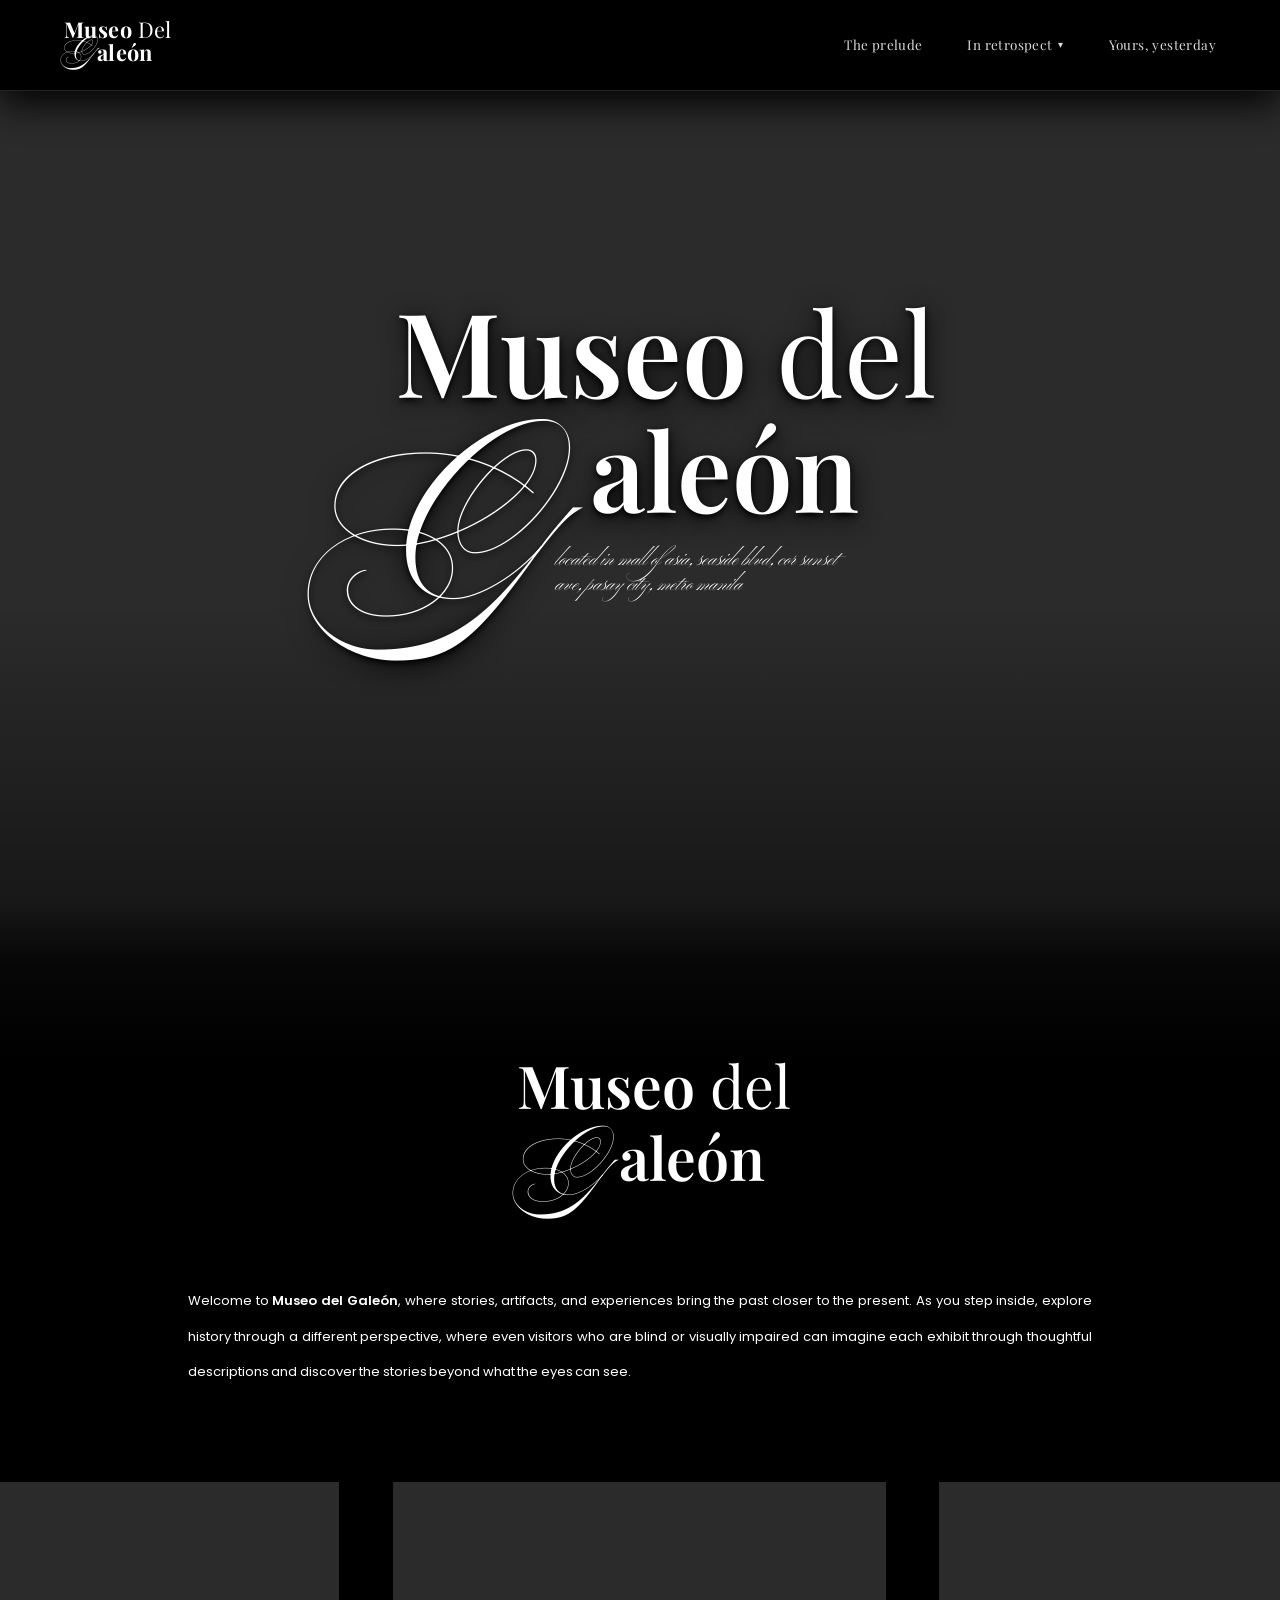
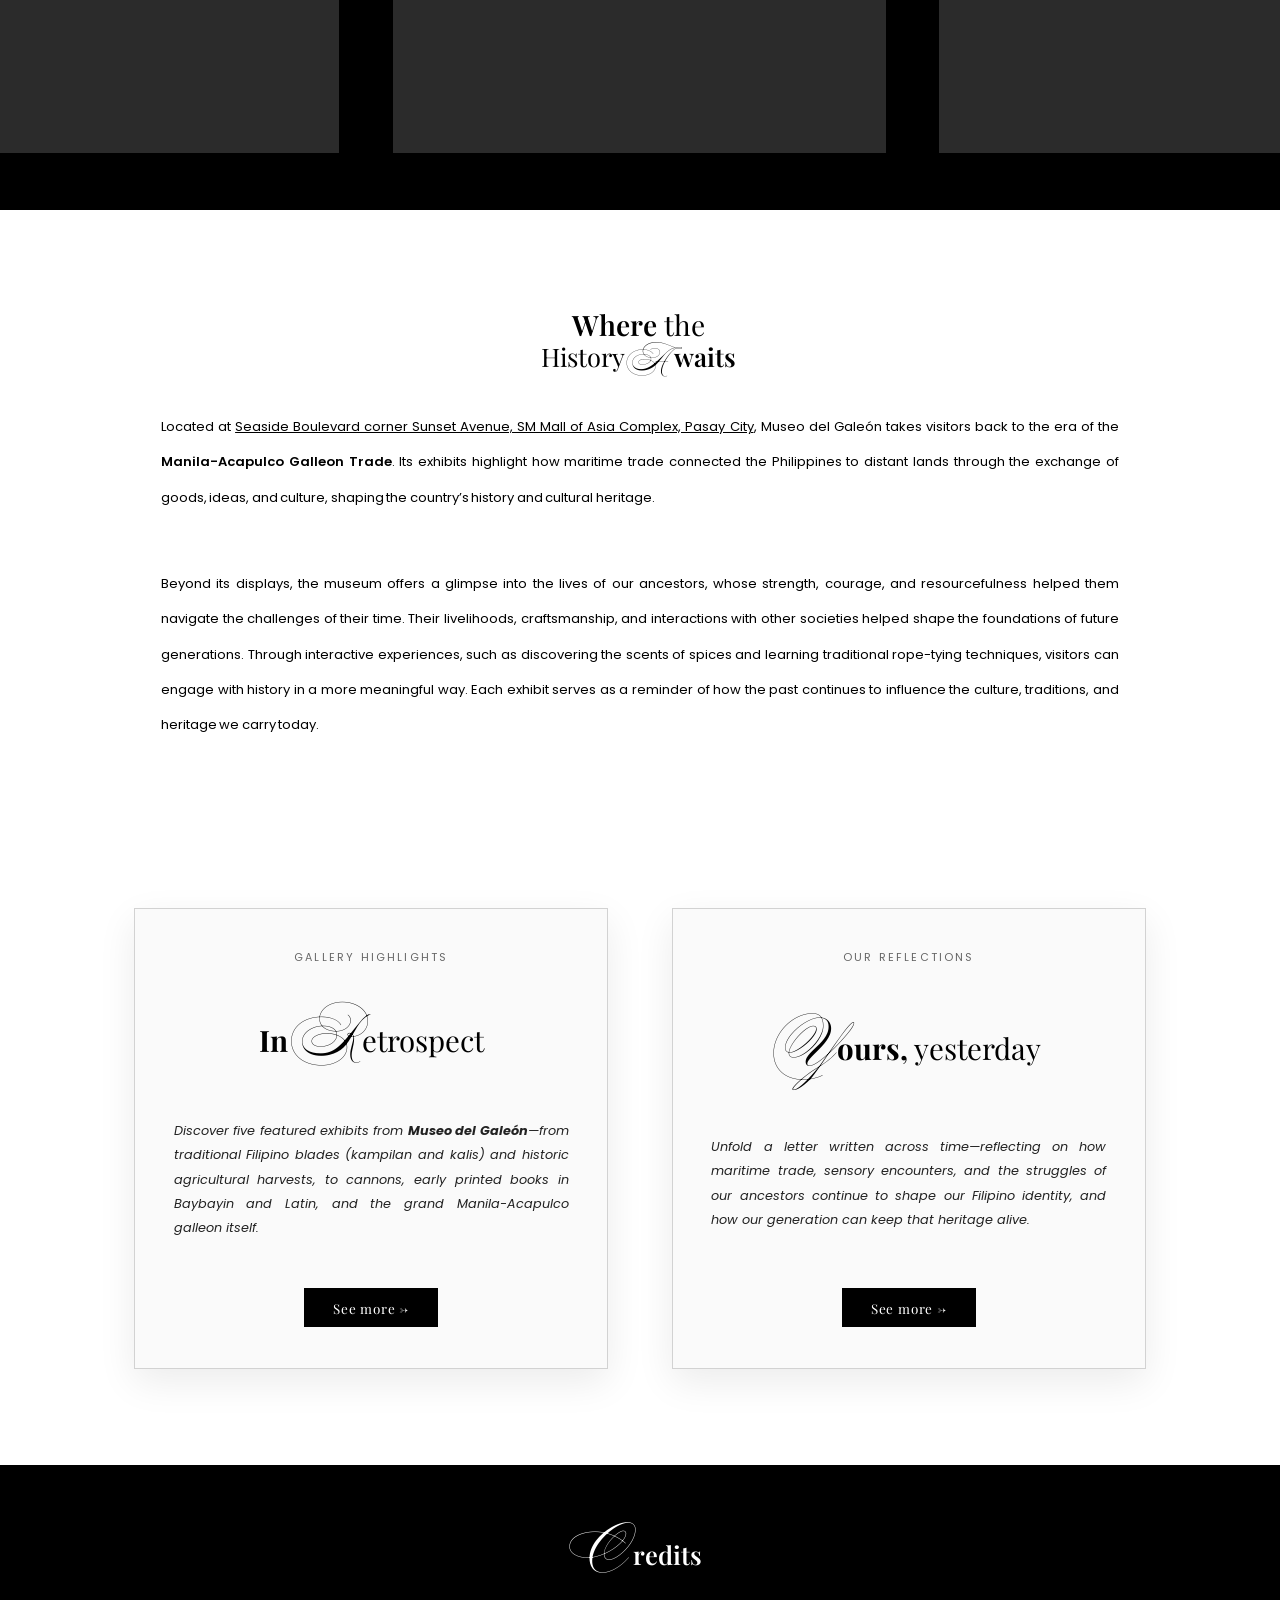
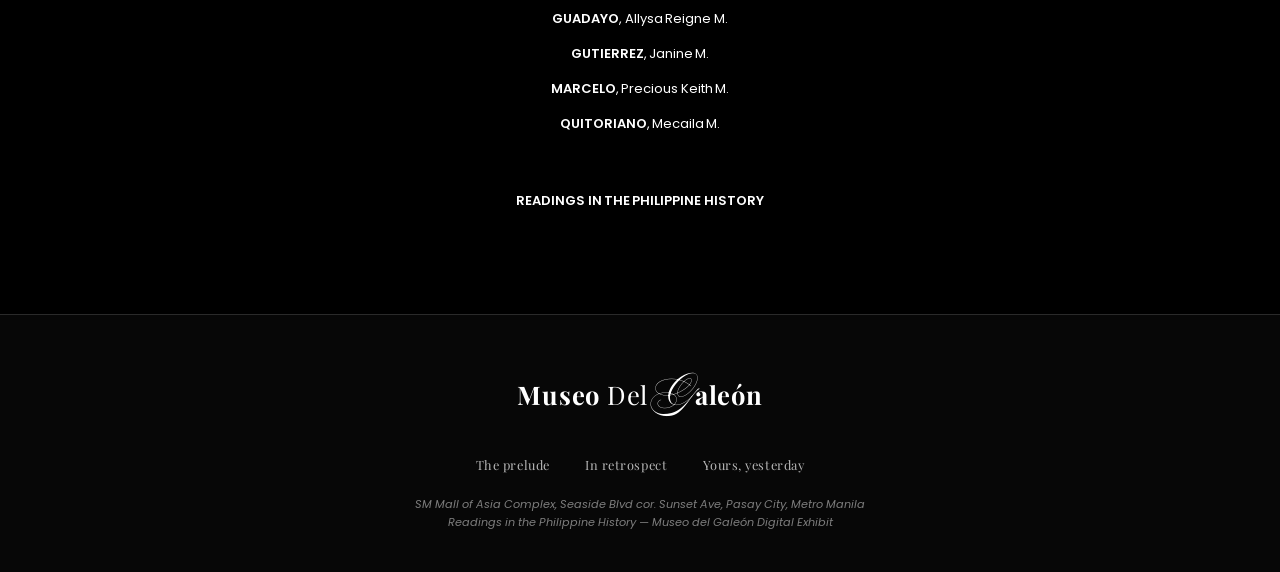
<file: index.html>
<!DOCTYPE html>
<html lang="en"><head><meta charset="utf-8">
<meta name="viewport" content="width=device-width, initial-scale=1, viewport-fit=cover">
<title>Museo del Galeón</title>
<link href="https://fonts.googleapis.com/css2?family=Open+Sans:wght@400&family=Pinyon+Script&family=Playfair+Display:ital,wght@0,400;0,600;0,700;1,400&family=Poppins:ital,wght@0,400;0,600;1,400;1,600&display=swap" rel="stylesheet">
<link rel="stylesheet" href="index.css">

<style id="mobile-fixes">
/* =====================================================================
   mobile.css  --  phone / small-tablet layout (<= 768px)
   Desktop is untouched: everything is inside the media query.
   Must be linked LAST in <head> (after index.css and any inline <style>).
   ===================================================================== */
@media (max-width: 768px) {

  /* ---------- shared: header ---------- */
  .site-header {
    flex-direction: column;
    gap: 6px;
    padding: 10px 12px;
  }
  .nav-brand { font-size: 16px; }
  .nav-brand br { display: none; }
  .nav-brand .sw-accent { font-size: 24px; }
  .nav-tabs { gap: 18px; flex-wrap: wrap; justify-content: center; }
  .nav-link { font-size: 13px; padding: 4px 0; }
  .nav-arrow, .dropdown-menu { display: none !important; } /* hover menus don't work on touch */

  html { scroll-padding-top: 90px; }
  #the-prelude, #in-retrospect-intro, #talim, #agriculture,
  #pillars, #language, #galleon { scroll-margin-top: 90px !important; }

  /* ---------- shared: body text becomes normal flowing text ---------- */
  .s .body,
  .s .body.light {
    position: relative !important;
    left: auto !important;
    top: auto !important;
    width: auto !important;
    transform: none !important;
    margin: 0 20px 18px !important;
    font-size: 14.5px !important;
    line-height: 1.8 !important;
    word-spacing: normal;
    text-align: left !important;
    white-space: normal !important;
  }

  /* ---------- shared: footer + back-to-top ---------- */
  .site-footer { padding: 32px 20px 28px; gap: 14px; margin-top: 0; }
  .footer-links { flex-wrap: wrap; justify-content: center; gap: 8px 22px; }
  .back-to-top-btn {
    right: 16px !important; bottom: 16px !important;
    font-size: 18px !important;
    width: 44px !important; height: 44px !important;
  }

  /* ================= HOME (index.html) ================= */
  /* hero: keep the artwork block (title, bg, logo) at its aspect ratio,
     then let intro text + photos flow underneath */
  .s0 { height: auto !important; padding-top: 92cqw; padding-bottom: 40px; }
  .addr {
    font-size: 9px !important; line-height: 12px !important;
    width: 52cqw !important; white-space: normal !important;
  }
  /* intro text + the 3 photos in ONE row (same proportions as desktop) */
  .s0 { display: flex; flex-wrap: wrap; justify-content: space-between; align-content: flex-start; }
  .s0 .body.intro { flex: 0 0 calc(100% - 40px); min-width: 0; }
  .slot.photo {
    position: relative !important;
    left: auto !important; top: auto !important;
    height: 21.166cqw !important;
    margin: 0 !important;
    flex: 0 0 auto;
  }
  #photo-left   { width: 26.52%  !important; }
  #photo-center { width: 38.47%  !important; }
  #photo-right  { width: 26.625% !important; }

  /* prelude */
  #the-prelude { height: auto !important; padding: 34cqw 0 24px; }
  #the-prelude .blk { transform: scale(2.1); transform-origin: 50% 0; }
  #the-prelude .body { margin-bottom: 16px !important; }

  /* the two preview cards stack */
  #explore-more { height: auto !important; padding: 28px 20px 12px; }
  .preview-card {
    position: relative !important;
    left: auto !important; top: auto !important;
    width: 100%; height: auto;
    padding: 26px 22px;
    margin-bottom: 22px;
    gap: 16px;
  }
  .preview-tag { font-size: 11px; }
  .preview-title { font-size: 28px; }
  .preview-title .sw-p { font-size: 48px; }
  .preview-desc { font-size: 14px; line-height: 1.7; text-align: left; }
  .see-more-btn { font-size: 15px; padding: 10px 26px; }

  /* credits */
  .s.black { height: auto !important; padding: 40px 16px 36px; }
  .s.black > div {
    position: static !important; transform: none !important;
    text-align: center; white-space: normal !important; margin-bottom: 18px;
  }
  .s.black .ty.sw { font-size: 44px !important; }
  .s.black .ty.pf { font-size: 22px !important; }
  .s.black .body { text-align: center !important; margin: 0 0 22px !important; }

  /* ================= IN RETROSPECT ================= */
  #in-retrospect-intro { height: auto !important; padding: 36cqw 0 18px; }
  #in-retrospect-intro .blk { transform: scale(2.1); transform-origin: 50% 0; }
  #in-retrospect-intro .body { text-align: left !important; }

  .lb { font-size: 9px; letter-spacing: .04em; }

  .exhibit-section.white { height: auto !important; }
  .exhibit-content-box {
    position: static !important;
    width: auto !important;
    padding: 24px 14px 10px;
    gap: 16px;
  }
  /* row 1 = text on the left, photo on the right (as on desktop) */
  .exhibit-row { flex-direction: row; gap: 10px; align-items: flex-start; }
  .exhibit-row .body {
    flex: 1 1 0; min-width: 0;
    width: auto !important; margin: 0 !important;
    font-size: 11px !important; line-height: 1.65 !important;
  }
  .exhibit-row .body.full-width {
    width: 100% !important; flex: 1 1 100%;
    font-size: 12px !important; line-height: 1.75 !important;
  }
  .exhibit-photo {
    order: 0;
    flex: 0 0 38%;
    width: 38% !important;
    height: auto !important;
    aspect-ratio: 25 / 18.5;
  }

  /* left sidebar -> small dot pill at the bottom centre */
  .art-sidebar {
    top: auto !important; bottom: 14px !important;
    left: 50% !important; right: auto !important;
    transform: translateX(-50%) !important;
    flex-direction: row !important; align-items: center !important;
    padding: 2px 6px !important; gap: 0 !important;
    border-radius: 999px;
    background: rgba(0,0,0,.7) !important;
  }
  .art-sidebar .art-sidebar-title,
  .art-sidebar .side-link .side-label { display: none !important; }
  .side-link { padding: 12px 9px !important; }
  .side-link::after { display: none !important; }
  .side-link .side-dot { width: 9px !important; height: 9px !important; }

  /* ================= YOURS, YESTERDAY ================= */
  /* same layout as desktop: text sits on the pictures. Just use the full
     screen width (desktop shows it at 62%) so everything is as big as possible */
  .y-page { width: 100% !important; }
  .y-flap-title .sub-main { font-size: 7.5px; letter-spacing: .16em; }
}

</style>
</head>

<body>
<!-- ================= TOP NAVIGATION HEADER ================= -->
<header class="site-header">
  <a href="index.html" class="nav-brand">
    <b>Museo</b> Del<br><span class="sw-accent">G</span><b>aleón</b>
  </a>

  <nav aria-label="Primary Navigation">
    <ul class="nav-tabs">
     <li class="nav-item">
  <a href="index.html#the-prelude" class="nav-link" id="nav-prelude">The prelude</a>
</li>

      <li class="nav-item">
        <a href="InRetrospect.html" class="nav-link">
          In retrospect <span class="nav-arrow">&#9662;</span>
        </a>
        <ul class="dropdown-menu">
          <li><a href="InRetrospect.html#talim">Kampilan and kalis</a></li>
          <li><a href="InRetrospect.html#agriculture">Agriculture</a></li>
          <li><a href="InRetrospect.html#pillars">Pillars of exchange</a></li>
          <li><a href="InRetrospect.html#language">Language</a></li>
          <li><a href="InRetrospect.html#galleon">Galleon</a></li>
        </ul>
      </li>

      <li class="nav-item">
        <a href="Yours.html" class="nav-link">Yours, yesterday</a>
      </li>
    </ul>
  </nav>
</header>

<main class="page">
<section class="s s0" style="height:134.277cqw">
<!-- ===== SLOT: HERO BACKGROUND (full width, top 0-720px of the design). Replace in CSS: #hero-bg ===== -->
<div class="slot" id="hero-bg" data-slot="" style="height:75.472cqw"></div>
<div class="hero-fade" style="left:0;top:40cqw;height:36cqw"></div>
<!-- HERO TITLE -->
<h1 class="ttl">
<span class="ty pf" style="left:30.843cqw;top:15.714cqw;font-size:9.111cqw;"><b>Museo</b> del</span>
<span class="ty sw" style="left:25.964cqw;top:28.783cqw;font-size:16.205cqw;">G</span>
<span class="ty pf" style="left:46.122cqw;top:25.237cqw;font-size:8.482cqw;"><b>aleón</b></span>
</h1>
<!-- HERO ADDRESS -->
<p class="ty sw addr" style="left:43.405cqw;top:35.780cqw;font-size:1.682cqw;line-height:1.992cqw">located in mall of asia, seaside blvd, cor sunset<br>ave, pasay city, metro manila</p>
<!-- SMALL LOGO (text version) -->
<span class="ty pf" style="left:40.388cqw;top:75.290cqw;font-size:4.621cqw;"><b>Museo</b> del</span>
<span class="ty sw" style="left:40.764cqw;top:82.128cqw;font-size:6.241cqw;">G</span><span class="ty pf" style="left:48.379cqw;top:80.910cqw;font-size:4.621cqw;"><b>aleón</b></span>
<!-- INTRO PARAGRAPH (white text) -->
<p class="body light intro" style="top:93.155cqw">Welcome to <b>Museo del Galeón</b>, where stories, artifacts, and experiences bring the past closer to the present. As you step inside, explore history through a different perspective, where even visitors who are blind or visually impaired can imagine each exhibit through thoughtful descriptions and discover the stories beyond what the eyes can see.</p>
<!-- ===== SLOTS: 3 PHOTOS BELOW INTRO ===== -->
<div class="slot photo" id="photo-left" data-slot="" style="left:0;top:108.660cqw;width:26.520cqw;height:21.166cqw"></div>
<div class="slot photo" id="photo-center" data-slot="" style="left:30.713cqw;top:108.660cqw;width:38.470cqw;height:21.166cqw"></div>
<div class="slot photo" id="photo-right" data-slot="" style="left:73.375cqw;top:108.660cqw;width:26.625cqw;height:21.166cqw"></div>
</section>
<section id="the-prelude" class="s white" style="height:47.080cqw">
  <!-- WHERE THE HISTORY AWAITS (text logo, black) -->
  <div class="blk">
    <span class="ty pf" style="left:44.654cqw;top:7.939cqw;font-size:2.201cqw;"><b>Where</b> the</span>
    <span class="ty pf" style="left:42.291cqw;top:10.488cqw;font-size:1.992cqw;">History</span>
    <span class="ty sw" style="left:49.057cqw;top:10.985cqw;font-size:2.193cqw;">A</span>
    <span class="ty pf" style="left:52.621cqw;top:10.488cqw;font-size:1.992cqw;"><b>waits</b></span>
  </div>
<p class="body" style="top:15.587cqw">Located at <a href="https://www.bing.com/maps?q=Seaside+Boulevard+corner+Sunset+Avenue%2C+SM+Mall+of+Asia+Complex%2C+Pasay+City" target="_blank" rel="noopener noreferrer" style="color:inherit; text-decoration:underline;">Seaside Boulevard corner Sunset Avenue, SM Mall of Asia Complex, Pasay City</a>, Museo del Galeón takes visitors back to the era of the <b>Manila-Acapulco Galleon Trade</b>. Its exhibits highlight how maritime trade connected the Philippines to distant lands through the exchange of goods, ideas, and culture, shaping the country’s history and cultural heritage.</p>  <p class="body" style="top:27.851cqw">Beyond its displays, the museum offers a glimpse into the lives of our ancestors, whose strength, courage, and resourcefulness helped them navigate the challenges of their time. Their livelihoods, craftsmanship, and interactions with other societies helped shape the foundations of future generations. Through interactive experiences, such as discovering the scents of spices and learning traditional rope-tying techniques, visitors can engage with history in a more meaningful way. Each exhibit serves as a reminder of how the past continues to influence the culture, traditions, and heritage we carry today.</p>
</section>


<section id="explore-more" class="s white" style="height:51cqw">
  <!-- LEFT CARD: IN RETROSPECT SUMMARY -->
  <div class="preview-card" style="left:10.5cqw;">
    <span class="preview-tag">Gallery Highlights</span>
    <h2 class="preview-title"><b>In</b> <span class="sw-p">R</span>etrospect</h2>
    <p class="preview-desc">
      Discover five featured exhibits from <b>Museo del Galeón</b>—from traditional Filipino blades (<i>kampilan</i> and <i>kalis</i>) and historic agricultural harvests, to cannons, early printed books in Baybayin and Latin, and the grand Manila-Acapulco galleon itself.
    </p>
    <a href="InRetrospect.html" class="see-more-btn">See more &rarr;</a>
  </div>

  <!-- RIGHT CARD: YOURS, YESTERDAY SUMMARY -->
  <div class="preview-card" style="left:52.5cqw;">
    <span class="preview-tag">Our Reflections</span>
    <h2 class="preview-title"><span class="sw-p">Y</span><b>ours,</b> yesterday</h2>
    <p class="preview-desc">
      Unfold a letter written across time—reflecting on how maritime trade, sensory encounters, and the struggles of our ancestors continue to shape our Filipino identity, and how our generation can keep that heritage alive.
    </p>
    <a href="Yours.html" class="see-more-btn">See more &rarr;</a>
  </div>
</section>

<section class="s black" style="height:30.080cqw; position:relative;">
<!-- WHERE THE HISTORY AWAITS (text logo, black) -->
<div style="position:absolute; left:50%; transform:translateX(-50%); top:4.985cqw; white-space:nowrap;">
  <span class="ty sw" style="position:static; font-size:4.193cqw;">C</span>
  <span class="ty pf" style="position:static; font-size:1.992cqw;"><b>redits</b></span>
</div>

<p class="body light intro" style="left:50%; transform:translateX(-50%); top:10.587cqw; width:100%; text-align:center; white-space:nowrap;">
<b>GUADAYO</b>, Allysa Reigne M.<br>
<b>GUTIERREZ</b>, Janine M.<br>
<b>MARCELO</b>, Precious Keith M.<br>
<b>QUITORIANO</b>, Mecaila M.<br>
</p>

<p class="body light intro" style="left:50%; transform:translateX(-50%); top:24.851cqw; width:100%; text-align:center; white-space:nowrap;">
<b>READINGS IN THE PHILIPPINE HISTORY</b></p>
</section>
</main>
<footer class="site-footer" id="siteFooter">
  <div class="footer-brand"><b>Museo</b> Del <span class="sw-f">G</span><b>aleón</b></div>
  <ul class="footer-links">
    <li><a href="index.html#the-prelude">The prelude</a></li>
    <li><a href="InRetrospect.html">In retrospect</a></li>
    <li><a href="Yours.html">Yours, yesterday</a></li>
  </ul>
  <p class="footer-meta">
    SM Mall of Asia Complex, Seaside Blvd cor. Sunset Ave, Pasay City, Metro Manila<br>
    Readings in the Philippine History &mdash; Museo del Galeón Digital Exhibit
  </p>
</footer>

<script>
  const preludeSection = document.getElementById('the-prelude');
  const preludeLink = document.getElementById('nav-prelude');

  const observer = new IntersectionObserver((entries) => {
    entries.forEach(entry => {
      if (entry.isIntersecting) {
        preludeLink.classList.add('active');
      } else {
        preludeLink.classList.remove('active');
      }
    });
  }, {
    threshold: 0.35 // Triggers when at least 35% of the section is visible on screen
  });

  if (preludeSection && preludeLink) {
    observer.observe(preludeSection);
  }
</script>
</body>
</html>
</file>
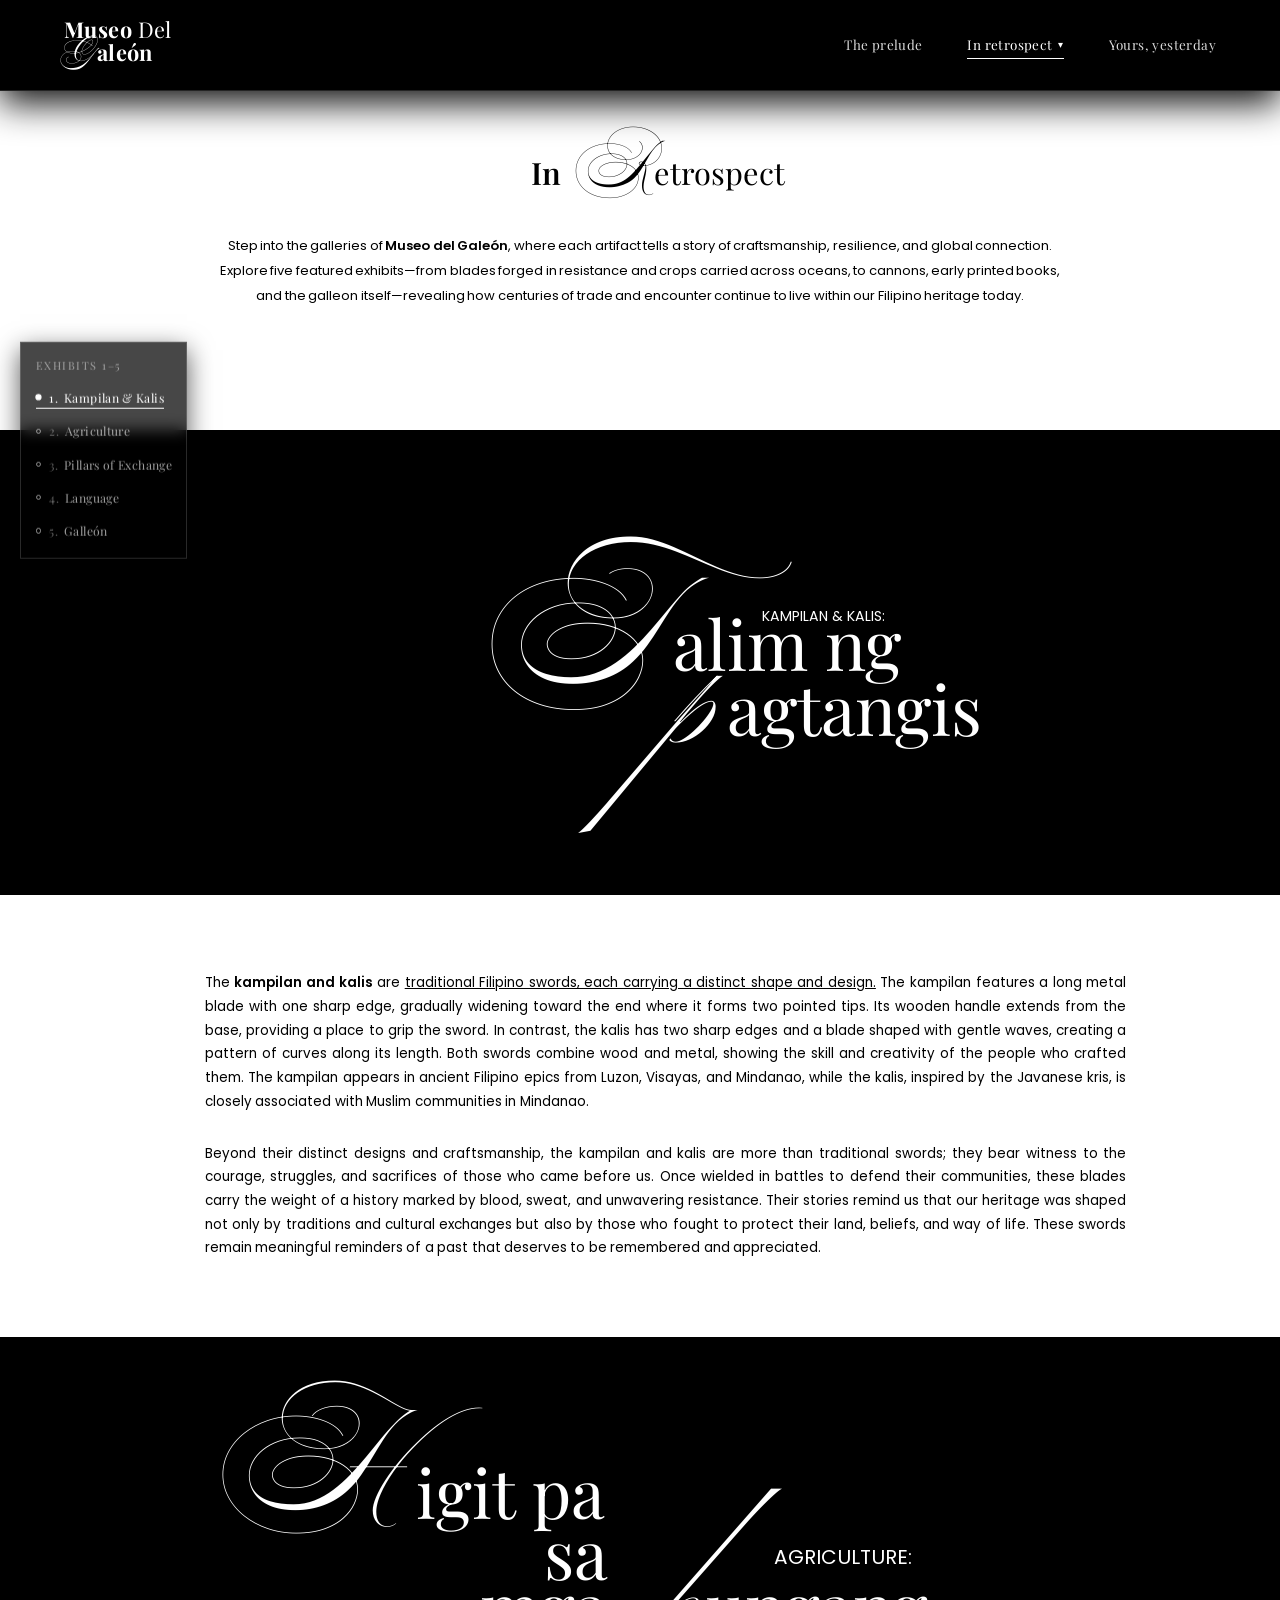
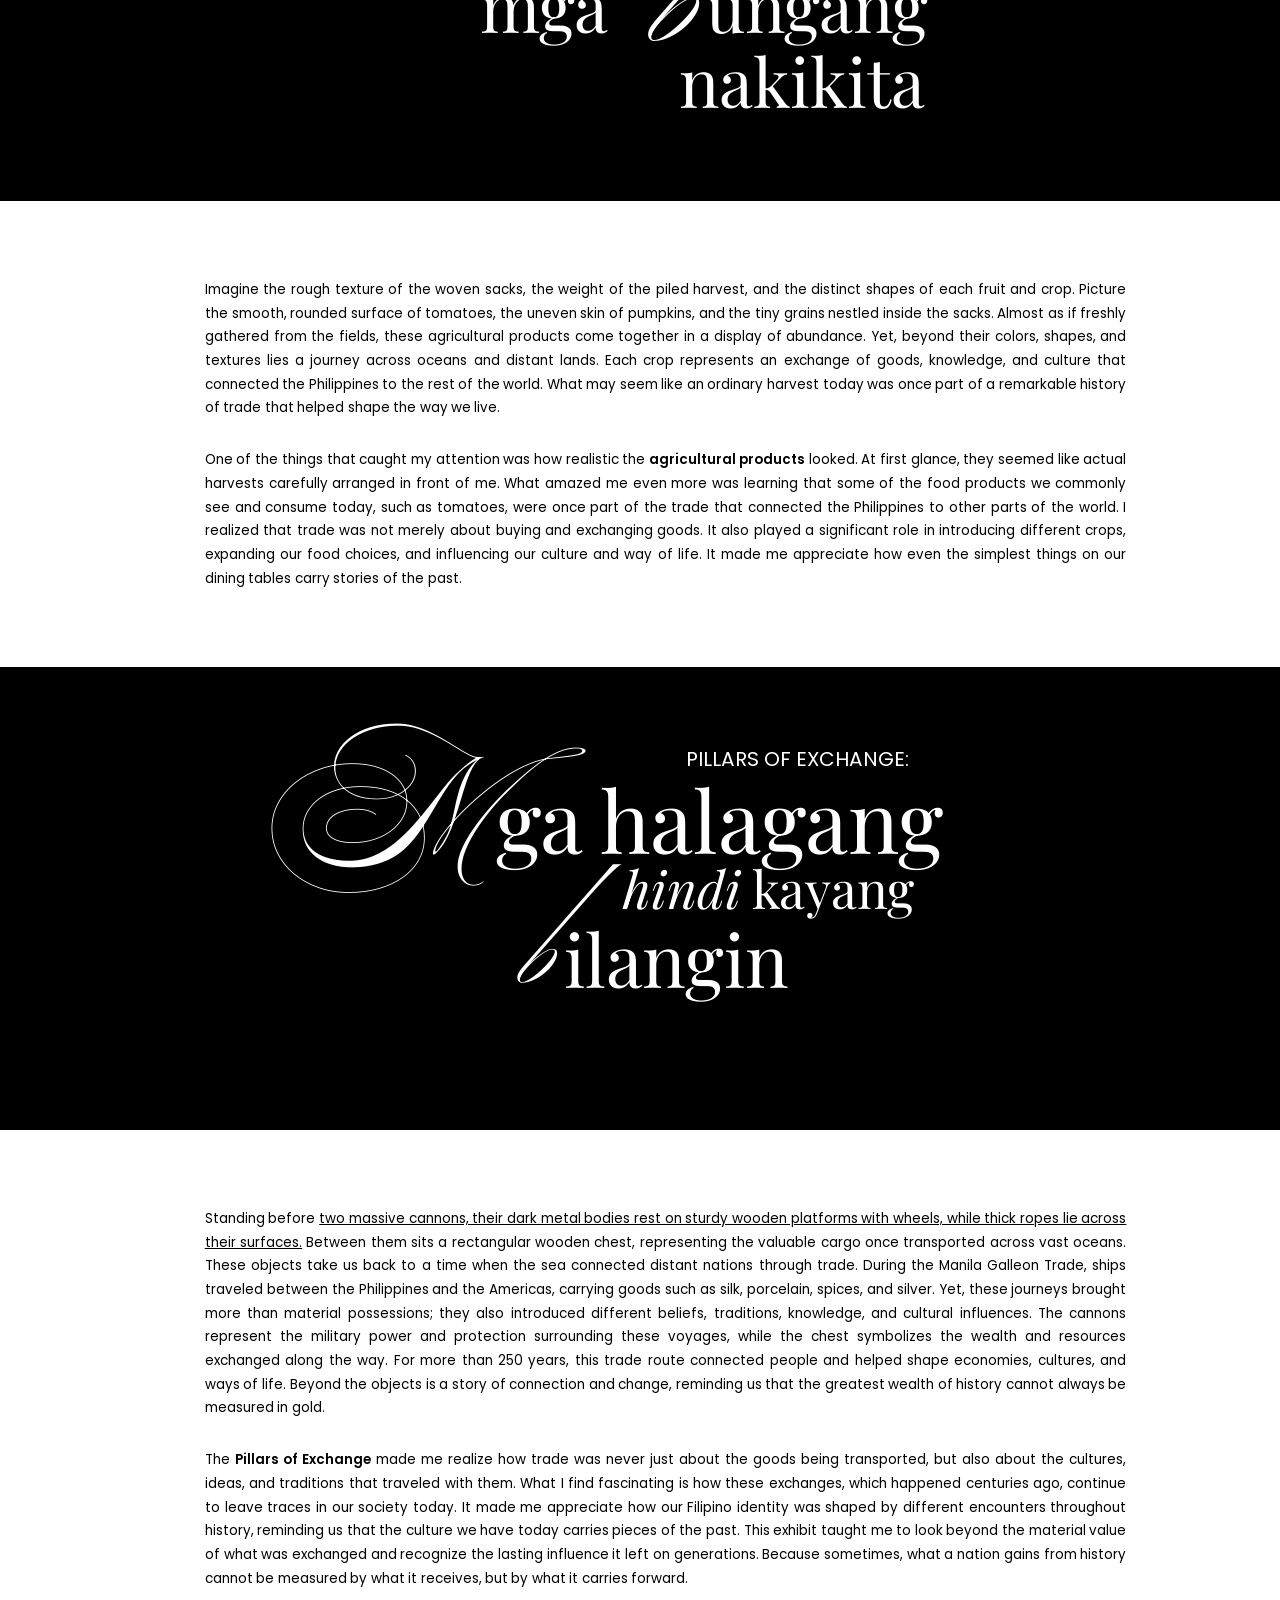
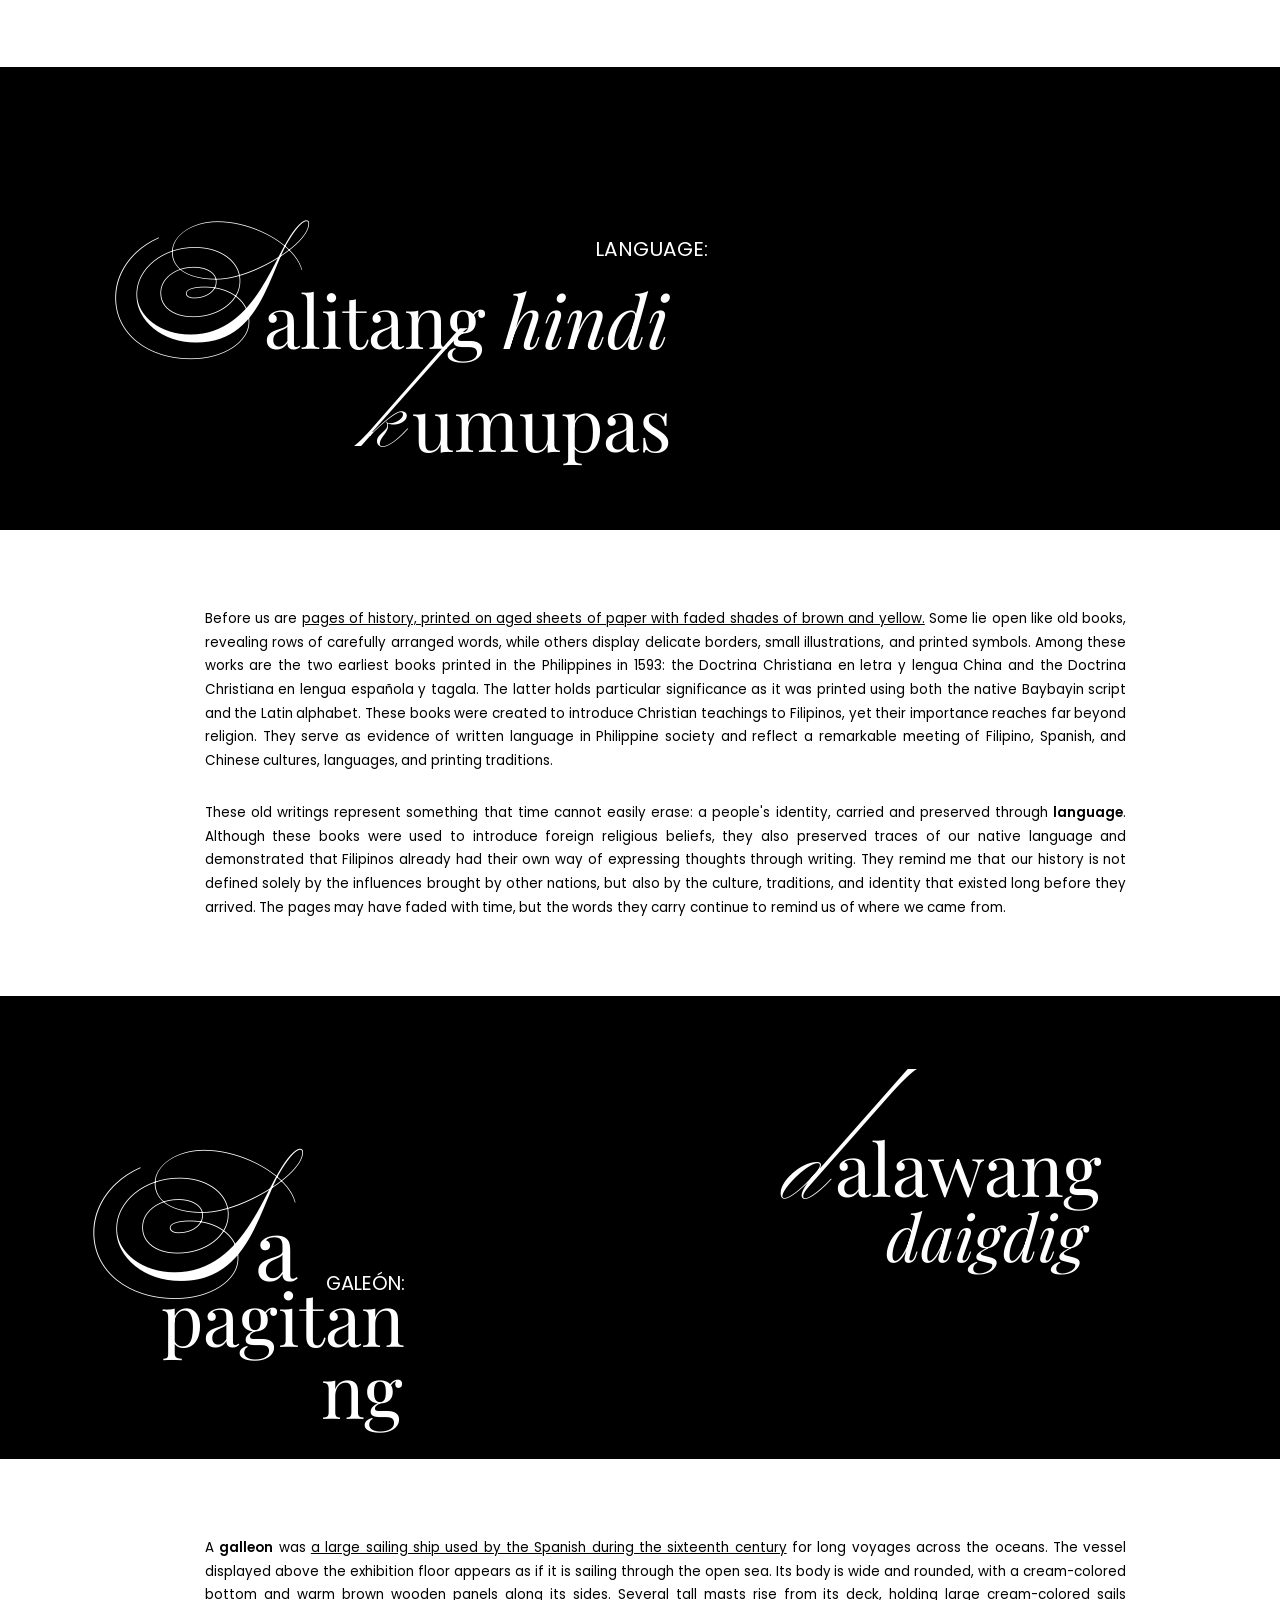
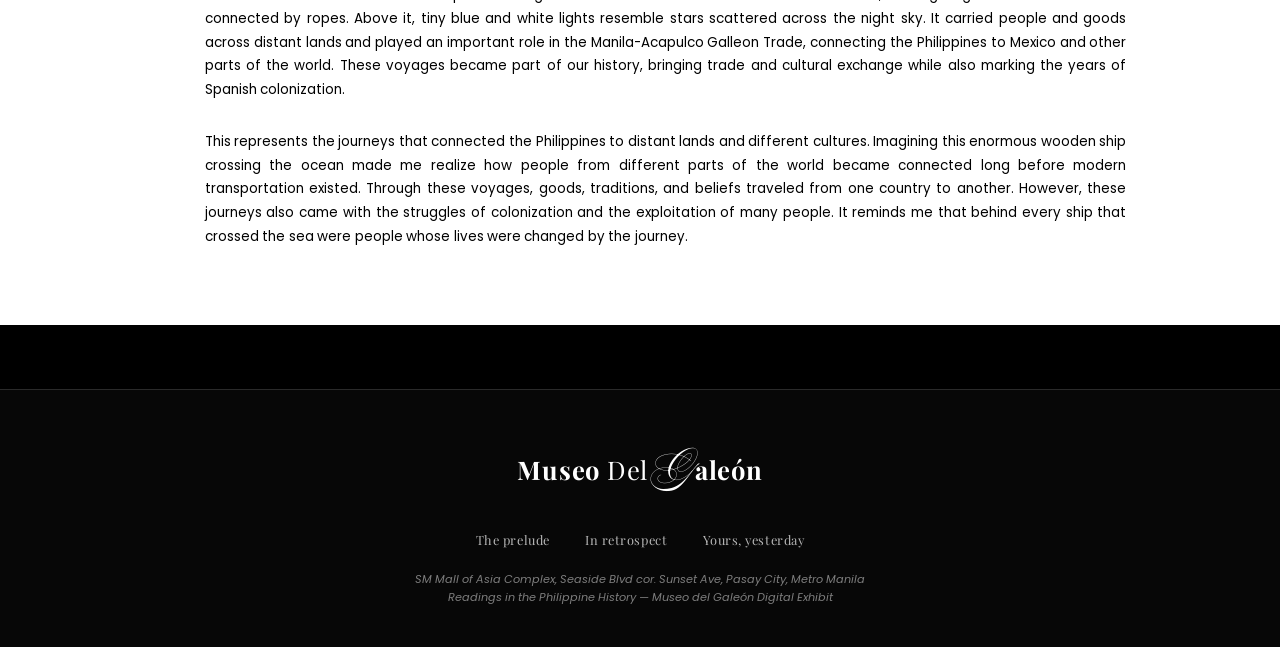
<file: InRetrospect.html>
<!DOCTYPE html>
<html lang="en">
<head>
    <meta charset="UTF-8">
    <meta name="viewport" content="width=device-width, initial-scale=1.0">
    <title>In retrospect — Museo del Galeón</title>
    <link href="https://fonts.googleapis.com/css2?family=Open+Sans:wght@400&family=Ballet:opsz@16..72&family=Playfair+Display:ital,wght@0,400;0,600;0,700;1,400&family=Poppins:ital,wght@0,400;0,600;1,400;1,600&display=swap" rel="stylesheet">
    <link rel="stylesheet" href="index.css">
    <style>
      html {
        scroll-behavior: smooth;
      }

      /* Offset so sticky header doesn't cover the top of a section when clicked */
      #in-retrospect-intro,
      #talim,
      #agriculture,
      #pillars,
      #language,
      #galleon {
        scroll-margin-top: 4.5cqw;
      }

      /* Active underline for top header dropdown links */
      .dropdown-menu li a.active {
        color: #fff;
        background: rgba(255, 255, 255, 0.12);
        border-left: 2px solid #fff;
        padding-left: 1.75cqw;
      }

      /* Exhibit explanation layout card container */
      .exhibit-content-box {
        position: relative;
        margin: 6cqw 0 6cqw 16cqw;
        width: 72cqw;
        display: flex;
        flex-direction: column;
        gap: 2.2cqw;
      }

      .exhibit-row {
        position: relative;
        width: 100%;
        display: flex;
        justify-content: space-between;
        align-items: flex-start;
        gap: 3cqw;
      }

      .exhibit-row .body {
        position: relative !important;
        left: 0 !important;
        top: 0 !important;
        width: 100% !important;
        font-size: 1.05cqw;
        line-height: 1.85cqw;
        margin: 0;
      }

      .exhibit-row .body.full-width {
        width: 100% !important;
      }


      /* ================= FLOATING SIDEBAR NAVIGATION (LEFT SIDE) ================= */
      .art-sidebar {
        position: fixed;
        left: 1.6cqw;
        top: 50%;
        transform: translateY(-50%);
        z-index: 950;
        display: flex;
        flex-direction: column;
        align-items: flex-start;
        gap: 1.1cqw;
        padding: 1.2cqw 1.1cqw;
        background: rgba(0, 0, 0, 0.72);
        backdrop-filter: blur(8px);
        -webkit-backdrop-filter: blur(8px);
        border: 1px solid rgba(255, 255, 255, 0.16);
        box-shadow: 0 8px 24px rgba(0, 0, 0, 0.65);
      }

      .art-sidebar-title {
        font-family: "Playfair Display", Georgia, serif;
        font-size: 0.85cqw;
        letter-spacing: 0.14em;
        text-transform: uppercase;
        color: rgba(255, 255, 255, 0.5);
        margin-bottom: 0.2cqw;
      }

      .side-link {
        position: relative;
        display: inline-flex;
        align-items: center;
        gap: 0.65cqw;
        text-decoration: none;
        font-family: "Playfair Display", Georgia, serif;
        font-size: 0.95cqw;
        letter-spacing: 0.03em;
        color: rgba(255, 255, 255, 0.62);
        padding-bottom: 0.25cqw;
        transition: color 0.25s ease;
      }

      .side-link::after {
        content: "";
        position: absolute;
        left: 0;
        bottom: 0;
        width: 0;
        height: 1.5px;
        background: #fff;
        transition: width 0.3s ease;
      }

      .side-link .side-dot {
        order: -1;
        width: 0.42cqw;
        height: 0.42cqw;
        border-radius: 50%;
        border: 1px solid rgba(255, 255, 255, 0.55);
        background: transparent;
        transition: background 0.25s ease, transform 0.25s ease, border-color 0.25s ease;
      }

      .side-link:hover,
      .side-link.active {
        color: #fff;
      }

      .side-link:hover::after,
      .side-link.active::after {
        width: 100%;
      }

      .side-link.active .side-dot {
        background: #fff;
        border-color: #fff;
        transform: scale(1.25);
      }

      @media (max-width: 768px) {
        .art-sidebar {
          left: 6px;
          padding: 8px 6px;
          gap: 8px;
        }
        .art-sidebar-title,
        .side-link span.side-label {
          display: inline !important; 
        }
        .side-link .side-dot {
          width: 6px;
          height: 6px;
        }
        .exhibit-content-box {
          left: 8cqw;
          width: 84cqw;
        }
        .exhibit-row {
          flex-direction: column;
        }
        .exhibit-row .body {
          width: 100% !important;
        }
        .exhibit-photo {
          width: 100% !important;
          height: 45cqw;
        }
      }
    </style>
<style id="mobile-fixes">
/* =====================================================================
   mobile.css  --  phone / small-tablet layout (<= 768px)
   Desktop is untouched: everything is inside the media query.
   Must be linked LAST in <head> (after index.css and any inline <style>).
   ===================================================================== */
.side-toggle { display: none; }
.side-num { opacity: .6; margin-right: .5em; font-variant-numeric: tabular-nums; }
.side-num::after { content: "."; }
.side-link.active .side-num { opacity: 1; }

@media (max-width: 768px) {

  /* ---------- shared: header ---------- */
  .site-header {
    flex-direction: column;
    gap: 6px;
    padding: 10px 12px;
  }
  .nav-brand { font-size: 16px; }
  .nav-brand br { display: none; }
  .nav-brand .sw-accent { font-size: 24px; }
  .nav-tabs { gap: 18px; flex-wrap: wrap; justify-content: center; }
  .nav-link { font-size: 13px; padding: 4px 0; }
  .nav-arrow, .dropdown-menu { display: none !important; } /* hover menus don't work on touch */

  html { scroll-padding-top: 90px; }
  #the-prelude, #in-retrospect-intro, #talim, #agriculture,
  #pillars, #language, #galleon { scroll-margin-top: 90px !important; }

  /* ---------- shared: body text becomes normal flowing text ---------- */
  .s .body,
  .s .body.light {
    position: relative !important;
    left: auto !important;
    top: auto !important;
    width: auto !important;
    transform: none !important;
    margin: 0 20px 18px !important;
    font-size: 14.5px !important;
    line-height: 1.8 !important;
    word-spacing: normal;
    text-align: left !important;
    white-space: normal !important;
  }

  /* ---------- shared: footer + back-to-top ---------- */
  .site-footer { padding: 32px 20px 28px; gap: 14px; margin-top: 0; }
  .footer-links { flex-wrap: wrap; justify-content: center; gap: 8px 22px; }
  .back-to-top-btn {
    right: 16px !important; bottom: 16px !important;
    font-size: 18px !important;
    width: 44px !important; height: 44px !important;
  }

  /* ================= HOME (index.html) ================= */
  /* hero: keep the artwork block (title, bg, logo) at its aspect ratio,
     then let intro text + photos flow underneath */
  .s0 { height: auto !important; padding-top: 92cqw; padding-bottom: 40px; }
  .addr {
    font-size: 9px !important; line-height: 12px !important;
    width: 52cqw !important; white-space: normal !important;
  }
  /* intro text + the 3 photos in ONE row (same proportions as desktop) */
  .s0 { display: flex; flex-wrap: wrap; justify-content: space-between; align-content: flex-start; }
  .s0 .body.intro { flex: 0 0 calc(100% - 40px); min-width: 0; }
  .slot.photo {
    position: relative !important;
    left: auto !important; top: auto !important;
    height: 21.166cqw !important;
    margin: 0 !important;
    flex: 0 0 auto;
  }
  #photo-left   { width: 26.52%  !important; }
  #photo-center { width: 38.47%  !important; }
  #photo-right  { width: 26.625% !important; }

  /* prelude */
  #the-prelude { height: auto !important; padding: 34cqw 0 24px; }
  #the-prelude .blk { transform: scale(2.1); transform-origin: 50% 0; }
  #the-prelude .body { margin-bottom: 16px !important; }

  /* the two preview cards stack */
  #explore-more { height: auto !important; padding: 28px 20px 12px; }
  .preview-card {
    position: relative !important;
    left: auto !important; top: auto !important;
    width: 100%; height: auto;
    padding: 26px 22px;
    margin-bottom: 22px;
    gap: 16px;
  }
  .preview-tag { font-size: 11px; }
  .preview-title { font-size: 28px; }
  .preview-title .sw-p { font-size: 48px; }
  .preview-desc { font-size: 14px; line-height: 1.7; text-align: left; }
  .see-more-btn { font-size: 15px; padding: 10px 26px; }

  /* credits */
  .s.black { height: auto !important; padding: 40px 16px 36px; }
  .s.black > div {
    position: static !important; transform: none !important;
    text-align: center; white-space: normal !important; margin-bottom: 18px;
  }
  .s.black .ty.sw { font-size: 44px !important; }
  .s.black .ty.pf { font-size: 22px !important; }
  .s.black .body { text-align: center !important; margin: 0 0 22px !important; }

  /* ================= IN RETROSPECT ================= */
  #in-retrospect-intro { height: auto !important; padding: 28cqw 0 14px; }
  #in-retrospect-intro .blk { transform: scale(2.1); transform-origin: 50% 0; }
  #in-retrospect-intro .body { text-align: left !important; }

  .lb { font-size: 9px; letter-spacing: .04em; }

  .exhibit-section.white { height: auto !important; }
  .exhibit-content-box {
    position: static !important;
    width: auto !important;
    padding: 24px 14px 10px;
    gap: 16px;
  }
  /* exhibit text only */
  .exhibit-content-box { margin: 0 !important; width: auto !important; padding: 26px 0 18px !important; gap: 0 !important; }
  .exhibit-row { flex-direction: column; gap: 0; align-items: stretch; }
  .exhibit-row .body,
  .exhibit-row .body.full-width {
    width: auto !important; flex: 0 0 auto;
    margin: 0 20px 16px !important;
    font-size: 14px !important; line-height: 1.8 !important;
  }

  /* sidebar -> floating "Exhibits" menu, bottom-left (tap the round button) */
  .art-sidebar {
    top: auto !important; bottom: 16px !important;
    left: 12px !important; right: auto !important;
    transform: none !important;
    flex-direction: column !important; align-items: flex-start !important;
    gap: 8px !important; padding: 0 !important;
    background: none !important; border: 0 !important; box-shadow: none !important;
    backdrop-filter: none !important; -webkit-backdrop-filter: none !important;
  }
  .art-sidebar .side-toggle {
    display: flex; align-items: center; justify-content: center;
    width: 46px; height: 46px; border-radius: 50%;
    background: rgba(18,18,18,.94); color: #fff;
    border: 1px solid rgba(255,255,255,.4);
    box-shadow: 0 6px 20px rgba(0,0,0,.7);
    font-size: 20px; line-height: 1; cursor: pointer;
    -webkit-tap-highlight-color: transparent;
  }
  .art-sidebar.open .side-toggle { background: #fff; color: #000; }

  .art-sidebar:not(.open) .art-sidebar-title,
  .art-sidebar:not(.open) .side-link { display: none !important; }

  .art-sidebar.open .art-sidebar-title {
    display: block !important;
    margin: 0 0 2px 0;
    padding: 6px 12px; border-radius: 999px;
    font-size: 11px; letter-spacing: .16em;
    color: #fff; background: rgba(18,18,18,.94);
    border: 1px solid rgba(255,255,255,.25);
  }
  .art-sidebar.open .side-link {
    display: inline-flex !important;
    gap: 10px; padding: 10px 16px !important;
    font-size: 14px; color: rgba(255,255,255,.85);
    background: rgba(18,18,18,.94);
    border: 1px solid rgba(255,255,255,.25);
    border-radius: 999px;
    box-shadow: 0 6px 18px rgba(0,0,0,.6);
  }
  .art-sidebar .side-link .side-label { display: inline !important; }
  .art-sidebar .side-link .side-dot { width: 8px !important; height: 8px !important; }
  .art-sidebar .side-link::after { display: none !important; }
  .art-sidebar .side-link.active {
    background: #fff; color: #000; border-color: #fff;
  }
  .art-sidebar .side-link.active .side-dot { background: #000; border-color: #000; }

  /* ================= YOURS, YESTERDAY ================= */
  /* same layout as desktop: text sits on the pictures. Just use the full
     screen width (desktop shows it at 62%) so everything is as big as possible */
  .y-page { width: 100% !important; }
  .y-flap-title .sub-main { font-size: 7.5px; letter-spacing: .16em; }
}

</style>
</head>
<body>
  <!-- ================= TOP NAVIGATION HEADER ================= -->
  <header class="site-header">
    <a href="index.html" class="nav-brand">
      <b>Museo</b> Del<br><span class="sw-accent">G</span><b>aleón</b>
    </a>

    <nav aria-label="Primary Navigation">
      <ul class="nav-tabs">
        <li class="nav-item">
          <a href="index.html#the-prelude" class="nav-link" id="nav-prelude">The prelude</a>
        </li>

        <li class="nav-item">
          <a href="#in-retrospect-intro" class="nav-link active" id="nav-retrospect">
            In retrospect <span class="nav-arrow">&#9662;</span>
          </a>
          <ul class="dropdown-menu">
            <li><a href="#talim" data-target="talim">Kampilan and kalis</a></li>
            <li><a href="#agriculture" data-target="agriculture">Agriculture</a></li>
            <li><a href="#pillars" data-target="pillars">Pillars of exchange</a></li>
            <li><a href="#language" data-target="language">Language</a></li>
            <li><a href="#galleon" data-target="galleon">Galleon</a></li>
          </ul>
        </li>

        <li class="nav-item">
          <a href="Yours.html" class="nav-link">Yours, yesterday</a>
        </li>
      </ul>
    </nav>
  </header>

  <!-- ================= SIDEBAR NAVIGATION (5 ART PIECES) ================= -->
  <aside class="art-sidebar" aria-label="Art Pieces Navigation">
    <span class="art-sidebar-title">Exhibits 1&ndash;5</span>
    <a href="#talim" class="side-link" data-target="talim">
      <span class="side-label"><span class="side-num">1</span>Kampilan &amp; Kalis</span>
      <span class="side-dot"></span>
    </a>
    <a href="#agriculture" class="side-link" data-target="agriculture">
      <span class="side-label"><span class="side-num">2</span>Agriculture</span>
      <span class="side-dot"></span>
    </a>
    <a href="#pillars" class="side-link" data-target="pillars">
      <span class="side-label"><span class="side-num">3</span>Pillars of Exchange</span>
      <span class="side-dot"></span>
    </a>
    <a href="#language" class="side-link" data-target="language">
      <span class="side-label"><span class="side-num">4</span>Language</span>
      <span class="side-dot"></span>
    </a>
    <a href="#galleon" class="side-link" data-target="galleon">
      <span class="side-label"><span class="side-num">5</span>Galleón</span>
      <span class="side-dot"></span>
    </a>
    <button type="button" class="side-toggle" id="sideToggle" aria-label="Open exhibits menu" aria-expanded="false">&#9776;</button>
  </aside>

  <main class="page">

    <!-- ===== IN RETROSPECT INTRODUCTION SECTION ===== -->
    <section id="in-retrospect-intro" class="s white" style="height:26.5cqw">
      <div class="blk">
        <span class="ty pf" style="left:41.5cqw;top:5.2cqw;font-size:2.4cqw;"><b>In</b></span><br> <br>
        <span class="ty sw" style="left:45.3cqw;top:4.1cqw;font-size:4.6cqw;">R</span>
        <span class="ty pf" style="left:51.1cqw;top:5.2cqw;font-size:2.4cqw;">etrospect</span>
      </div>
      <p class="body" style="top:11.2cqw;text-align:center;left:16.5cqw;width:67cqw;line-height:1.95cqw;">
        Step into the galleries of <b>Museo del Galeón</b>, where each artifact tells a story of craftsmanship, resilience, and global connection. Explore five featured exhibits—from blades forged in resistance and crops carried across oceans, to cannons, early printed books, and the galleon itself—revealing how centuries of trade and encounter continue to live within our Filipino heritage today.
      </p>
    </section>

    <!-- ===== 1. KAMPILAN & KALIS ===== -->
    <section id="talim" class="s dark exhibit-section" style="height:36.289cqw">
      <div class="slot band" id="band-talim"></div>
      <span class="lb" style="left:59.539cqw;top:14.500cqw;font-size:1.109cqw;">KAMPILAN &amp; KALIS:</span>
      <span class="ty sw" style="left:38.899cqw;top:11.500cqw;font-size:11.109cqw;">T</span>
      <span class="ty pf" style="left:52.549cqw;top:13.900cqw;font-size:5.386cqw;">alim ng</span>
      <span class="ty sw" style="left:52.688cqw;top:15.200cqw;font-size:13.723cqw;">p</span>
      <span class="ty pf" style="left:56.800cqw;top:19.00cqw;font-size:5.386cqw;">agtangis</span>
    </section>
    <section class="s white exhibit-section" data-exhibit="talim" style="height:auto">
      <div class="exhibit-content-box">
        <div class="exhibit-row">
          <p class="body">The <b>kampilan and kalis</b> are <u>traditional Filipino swords, each carrying a distinct shape and design.</u> The kampilan features a long metal blade with one sharp edge, gradually widening toward the end where it forms two pointed tips. Its wooden handle extends from the base, providing a place to grip the sword. In contrast, the kalis has two sharp edges and a blade shaped with gentle waves, creating a pattern of curves along its length. Both swords combine wood and metal, showing the skill and creativity of the people who crafted them. The kampilan appears in ancient Filipino epics from Luzon, Visayas, and Mindanao, while the kalis, inspired by the Javanese kris, is closely associated with Muslim communities in Mindanao.</p>
        </div>
        <div class="exhibit-row">
          <p class="body full-width">Beyond their distinct designs and craftsmanship, the kampilan and kalis are more than traditional swords; they bear witness to the courage, struggles, and sacrifices of those who came before us. Once wielded in battles to defend their communities, these blades carry the weight of a history marked by blood, sweat, and unwavering resistance. Their stories remind us that our heritage was shaped not only by traditions and cultural exchanges but also by those who fought to protect their land, beliefs, and way of life. These swords remain meaningful reminders of a past that deserves to be remembered and appreciated.</p>
        </div>
      </div>
    </section>

    <!-- ===== 2. AGRICULTURE ===== -->
    <section id="agriculture" class="s dark exhibit-section" style="height:36.289cqw">
      <div class="slot band" id="band-agriculture" data-slot=""></div>
      <span class="lb" style="left:60.500cqw;top:17.200cqw;">AGRICULTURE:</span>
      <span class="ty sw" style="left:17.500cqw;top:6.200cqw;font-size:9.916cqw;">H</span>
      <span class="ty pf" style="left:32.500cqw;top:9.500cqw;font-size:5.289cqw;">igit pa</span>
      <span class="ty pf" style="left:42.500cqw;top:14.200cqw;font-size:5.289cqw;">sa</span>
      <span class="ty pf" style="left:37.500cqw;top:18.400cqw;font-size:5.289cqw;">mga</span>
      <span class="ty sw" style="left:51.411cqw;top:14.500cqw;font-size:13.530cqw;">b</span>
      <span class="ty pf" style="left:55.128cqw;top:18.400cqw;font-size:5.289cqw;">ungang</span>
      <span class="ty pf" style="left:53.031cqw;top:24.200cqw;font-size:5.289cqw;">nakikita</span>
    </section>
    <section class="s white exhibit-section" data-exhibit="agriculture" style="height:auto">
      <div class="exhibit-content-box">
        <div class="exhibit-row">
          <p class="body">Imagine the rough texture of the woven sacks, the weight of the piled harvest, and the distinct shapes of each fruit and crop. Picture the smooth, rounded surface of tomatoes, the uneven skin of pumpkins, and the tiny grains nestled inside the sacks. Almost as if freshly gathered from the fields, these agricultural products come together in a display of abundance. Yet, beyond their colors, shapes, and textures lies a journey across oceans and distant lands. Each crop represents an exchange of goods, knowledge, and culture that connected the Philippines to the rest of the world. What may seem like an ordinary harvest today was once part of a remarkable history of trade that helped shape the way we live.</p>
        </div>
        <div class="exhibit-row">
          <p class="body full-width">One of the things that caught my attention was how realistic the <b>agricultural products</b> looked. At first glance, they seemed like actual harvests carefully arranged in front of me. What amazed me even more was learning that some of the food products we commonly see and consume today, such as tomatoes, were once part of the trade that connected the Philippines to other parts of the world. I realized that trade was not merely about buying and exchanging goods. It also played a significant role in introducing different crops, expanding our food choices, and influencing our culture and way of life. It made me appreciate how even the simplest things on our dining tables carry stories of the past.</p>
        </div>
      </div>
    </section>

    <!-- ===== 3. PILLARS OF EXCHANGE ===== -->
    <section id="pillars" class="s dark exhibit-section" style="height:36.184cqw">
      <div class="slot band" id="band-pillars" data-slot=""></div>
      <span class="lb" style="left:53.556cqw;top:7.200cqw;">PILLARS OF EXCHANGE:</span>
      <span class="ty sw" style="left:21.500cqw;top:7.500cqw;font-size:10.916cqw;">M</span>
      <span class="ty pf" style="left:38.784cqw;top:8.500cqw;font-size:6.709cqw;">ga halagang</span>
      <span class="ty pf" style="left:48.646cqw;top:15.200cqw;font-size:4.031cqw;"><i>hindi</i> kayang</span>
      <span class="ty sw" style="left:40.994cqw;top:17.500cqw;font-size:10.530cqw;">b</span>
      <span class="ty pf" style="left:44.025cqw;top:19.800cqw;font-size:5.709cqw;">ilangin</span>
    </section>
    <section class="s white exhibit-section" data-exhibit="pillars" style="height:auto">
      <div class="exhibit-content-box">
        <div class="exhibit-row">
          <p class="body">Standing before <u>two massive cannons, their dark metal bodies rest on sturdy wooden platforms with wheels, while thick ropes lie across their surfaces.</u> Between them sits a rectangular wooden chest, representing the valuable cargo once transported across vast oceans. These objects take us back to a time when the sea connected distant nations through trade. During the Manila Galleon Trade, ships traveled between the Philippines and the Americas, carrying goods such as silk, porcelain, spices, and silver. Yet, these journeys brought more than material possessions; they also introduced different beliefs, traditions, knowledge, and cultural influences. The cannons represent the military power and protection surrounding these voyages, while the chest symbolizes the wealth and resources exchanged along the way. For more than 250 years, this trade route connected people and helped shape economies, cultures, and ways of life. Beyond the objects is a story of connection and change, reminding us that the greatest wealth of history cannot always be measured in gold.</p>
        </div>
        <div class="exhibit-row">
          <p class="body full-width">The <b>Pillars of Exchange</b> made me realize how trade was never just about the goods being transported, but also about the cultures, ideas, and traditions that traveled with them. What I find fascinating is how these exchanges, which happened centuries ago, continue to leave traces in our society today. It made me appreciate how our Filipino identity was shaped by different encounters throughout history, reminding us that the culture we have today carries pieces of the past. This exhibit taught me to look beyond the material value of what was exchanged and recognize the lasting influence it left on generations. Because sometimes, what a nation gains from history cannot be measured by what it receives, but by what it carries forward.</p>
        </div>
      </div>
    </section>

    <!-- ===== 4. LANGUAGE ===== -->
    <section id="language" class="s dark exhibit-section" style="height:36.184cqw">
      <div class="slot band" id="band-language" data-slot=""></div>
      <span class="lb" style="left:46.500cqw;top:14.200cqw;">LANGUAGE:</span>
        <span class="ty sw" style="left:9.862cqw;top:13.500cqw;font-size:9.916cqw;">S</span>
      <span class="ty pf" style="left:20.64cqw;top:16.800cqw;font-size:5.709cqw;">alitang <i>hindi</i></span>
      <span class="ty sw" style="left:29.027cqw;top:22.500cqw;font-size:10.530cqw;">k</span>
      <span class="ty pf" style="left:32.164cqw;top:24.800cqw;font-size:5.709cqw;">umupas</span>
    </section>
    <section class="s white exhibit-section" data-exhibit="language" style="height:auto">
      <div class="exhibit-content-box">
        <div class="exhibit-row">
          <p class="body">Before us are <u>pages of history, printed on aged sheets of paper with faded shades of brown and yellow.</u> Some lie open like old books, revealing rows of carefully arranged words, while others display delicate borders, small illustrations, and printed symbols. Among these works are the two earliest books printed in the Philippines in 1593: the Doctrina Christiana en letra y lengua China and the Doctrina Christiana en lengua española y tagala. The latter holds particular significance as it was printed using both the native Baybayin script and the Latin alphabet. These books were created to introduce Christian teachings to Filipinos, yet their importance reaches far beyond religion. They serve as evidence of written language in Philippine society and reflect a remarkable meeting of Filipino, Spanish, and Chinese cultures, languages, and printing traditions.</p>
        </div>
        <div class="exhibit-row">
          <p class="body full-width">These old writings represent something that time cannot easily erase: a people's identity, carried and preserved through <b>language</b>. Although these books were used to introduce foreign religious beliefs, they also preserved traces of our native language and demonstrated that Filipinos already had their own way of expressing thoughts through writing. They remind me that our history is not defined solely by the influences brought by other nations, but also by the culture, traditions, and identity that existed long before they arrived. The pages may have faded with time, but the words they carry continue to remind us of where we came from.</p>
        </div>
      </div>
    </section>

    <!-- ===== 5. GALLEON ===== -->
    <section id="galleon" class="s dark exhibit-section" style="height:36.184cqw">
      <div class="slot band" id="band-galleon" data-slot=""></div>
      <span class="lb" style="left:25.500cqw;top:22.500cqw;font-size:1.530cqw">GALEÓN:</span>
      <span class="ty sw" style="left:61.500cqw;top:8.00cqw;font-size:11.530cqw;">d</span>
      <span class="ty pf" style="left:65.200cqw;top:10.500cqw;font-size:5.709cqw;">alawang</span>
      <span class="ty pf" style="left:69.182cqw;top:16.200cqw;font-size:5.031cqw;"><i>daigdig</i></span>
      <span class="ty sw" style="left:8.176cqw;top:13.500cqw;font-size:10.723cqw;">S</span>
      <span class="ty pf" style="left:19.916cqw;top:16.200cqw;font-size:6.709cqw;">a</span>
      <span class="ty pf" style="left:12.579cqw;top:22.200cqw;font-size:5.709cqw;">pagitan</span>
      <span class="ty pf" style="left:25.092cqw;top:27.800cqw;font-size:5.709cqw;">ng</span>
    </section>
    <section class="s white exhibit-section" data-exhibit="galleon" style="height:auto">
      <div class="exhibit-content-box">
        <div class="exhibit-row">
          <p class="body">A <b>galleon</b> was <u>a large sailing ship used by the Spanish during the sixteenth century</u> for long voyages across the oceans. The vessel displayed above the exhibition floor appears as if it is sailing through the open sea. Its body is wide and rounded, with a cream-colored bottom and warm brown wooden panels along its sides. Several tall masts rise from its deck, holding large cream-colored sails connected by ropes. Above it, tiny blue and white lights resemble stars scattered across the night sky. It carried people and goods across distant lands and played an important role in the Manila-Acapulco Galleon Trade, connecting the Philippines to Mexico and other parts of the world. These voyages became part of our history, bringing trade and cultural exchange while also marking the years of Spanish colonization.</p>
        </div>
        <div class="exhibit-row">
          <p class="body full-width">This represents the journeys that connected the Philippines to distant lands and different cultures. Imagining this enormous wooden ship crossing the ocean made me realize how people from different parts of the world became connected long before modern transportation existed. Through these voyages, goods, traditions, and beliefs traveled from one country to another. However, these journeys also came with the struggles of colonization and the exploitation of many people. It reminds me that behind every ship that crossed the sea were people whose lives were changed by the journey.</p>
        </div>
      </div>
    </section>

  </main>

  <footer class="site-footer" id="siteFooter">
  <div class="footer-brand"><b>Museo</b> Del <span class="sw-f">G</span><b>aleón</b></div>
  <ul class="footer-links">
    <li><a href="index.html#the-prelude">The prelude</a></li>
    <li><a href="InRetrospect.html">In retrospect</a></li>
    <li><a href="Yours.html">Yours, yesterday</a></li>
  </ul>
  <p class="footer-meta">
    SM Mall of Asia Complex, Seaside Blvd cor. Sunset Ave, Pasay City, Metro Manila<br>
    Readings in the Philippine History &mdash; Museo del Galeón Digital Exhibit
  </p>
</footer>

  <!-- ================= SCROLL-SPY SCRIPT (AUTO ACTIVE UNDERLINE) ================= -->
  <script>
    const exhibitIds = ['talim', 'agriculture', 'pillars', 'language', 'galleon'];
    const sideLinks = document.querySelectorAll('.side-link');
    const dropdownLinks = document.querySelectorAll('.dropdown-menu a[data-target]');

    function setActiveExhibit(activeId) {
      sideLinks.forEach(link => {
        link.classList.toggle('active', link.dataset.target === activeId);
      });
      dropdownLinks.forEach(link => {
        link.classList.toggle('active', link.dataset.target === activeId);
      });
    }

    function updateScrollSpy() {
      const scrollMarker = window.scrollY + window.innerHeight * 0.38;
      let currentExhibit = null;

      for (let i = 0; i < exhibitIds.length; i++) {
        const banner = document.getElementById(exhibitIds[i]);
        const nextBanner = i + 1 < exhibitIds.length
          ? document.getElementById(exhibitIds[i + 1])
          : null;

        if (banner) {
          const top = banner.offsetTop;
          const bottom = nextBanner ? nextBanner.offsetTop : document.body.scrollHeight;
          if (scrollMarker >= top && scrollMarker < bottom) {
            currentExhibit = exhibitIds[i];
            break;
          }
        }
      }

      setActiveExhibit(currentExhibit);
    }

    window.addEventListener('scroll', updateScrollSpy, { passive: true });
    window.addEventListener('resize', updateScrollSpy);
    updateScrollSpy();
    /* mobile: open/close the floating Exhibits menu */
    (function () {
      var sb = document.querySelector('.art-sidebar');
      var btn = document.getElementById('sideToggle');
      if (!sb || !btn) return;
      function setOpen(o) {
        sb.classList.toggle('open', o);
        btn.setAttribute('aria-expanded', o ? 'true' : 'false');
        btn.innerHTML = o ? '&#10005;' : '&#9776;';
      }
      btn.addEventListener('click', function (e) { e.stopPropagation(); setOpen(!sb.classList.contains('open')); });
      sb.querySelectorAll('.side-link').forEach(function (l) { l.addEventListener('click', function () { setOpen(false); }); });
      document.addEventListener('click', function (e) { if (!sb.contains(e.target)) setOpen(false); });
    })();
  </script>
</body>
</html>
</file>
<file: index.css>
@import url('https://fonts.googleapis.com/css2?family=Ballet:opsz@16..72&display=swap');
/* =====================================================================
   IMAGE SLOTS: every image on the page is a blank grey box.
   Replace each url("") below with your own image. Boxes are named in
   the HTML with comments (search "SLOT") and in CSS ids below.
   To hide the little grey labels on the boxes, delete the rule
   ".slot::before" further down.
   ===================================================================== */
#hero-bg {
  background-image: url("https://raw.githubusercontent.com/rossietheap/museo-de-galeon/main/sining%20sa%20museo%20(1).png");
} /* paste image path */
#photo-left{background-image:url("https://raw.githubusercontent.com/rossietheap/museo-de-galeon/main/sining%20sa%20museo%20(11).png");
background-size: 115%;
}  /* paste image path inside url("...") */
#photo-center{background-image:url("https://raw.githubusercontent.com/rossietheap/museo-de-galeon/main/sining%20sa%20museo%20(12).png");
background-size: 115%;
background-position: 70% 60%;
}  /* paste image path inside url("...") */
#photo-right{background-image:url("https://raw.githubusercontent.com/rossietheap/museo-de-galeon/main/sining%20sa%20museo%20(13).png");}  /* paste image path inside url("...") */
#band-talim{background-image:url("https://raw.githubusercontent.com/rossietheap/museo-de-galeon/main/sining%20sa%20museo%20(4).png");
background-size: 90%;
background-color: #000000; /* Zooms IN (larger than container) */} 
 /* paste image path inside url("...") */
#band-agriculture{background-image:url("https://raw.githubusercontent.com/rossietheap/museo-de-galeon/main/sining%20sa%20museo%20(6).png");
background-size: 100%;
background-color: #000000; /* Zooms IN (larger than container) */} 
#band-pillars{background-image:url("https://raw.githubusercontent.com/rossietheap/museo-de-galeon/main/sining%20sa%20museo%20(7).png");
background-size: 110%;
background-color: #000000; 
background-position: 20% 40%; }  /* paste image path inside url("...") */
#band-language{background-image:url("https://raw.githubusercontent.com/rossietheap/museo-de-galeon/main/sining%20sa%20museo%20(8).png");
background-size: 100%;
background-color: #000000; /* Zooms IN (larger than container) */}  /* paste image path inside url("...") */
#band-galleon{background-image:url("https://raw.githubusercontent.com/rossietheap/museo-de-galeon/main/sining%20sa%20museo%20(10).png");
background-size: 80%;
background-color: #000000; /* Zooms IN (larger than container) */}   /* paste image path inside url("...") */
#envelope-card{background-image:url("");}  /* paste image path inside url("...") */
/* ===================================================================== */
:root{color-scheme:dark}
*{box-sizing:border-box;margin:0;padding:0}
html,body{background:#000}
body{font-family:Poppins,system-ui,sans-serif;padding-top:env(safe-area-inset-top,0px);padding-bottom:env(safe-area-inset-bottom,0px)}
.page{width:100%;container-type:inline-size;overflow:hidden}
.s{position:relative;width:100%;overflow:hidden}
.s0{background:#000;color:#fff}
.dark{background:#000;color:#fff}
.white{background:#fff;color:#000}
.black{background:#000000;color:#ffffff}
.slot{position:absolute;left:0;top:0;width:100%;height:100%;background:#2b2b2b center/cover no-repeat;display:flex;align-items:center;justify-content:center}
.slot.photo,.slot.band{}
.slot::before{content:attr(data-slot);font:600 1.3cqw Poppins,sans-serif;color:#7d7d7d;text-align:center;padding:0 1cqw}
.hero-fade {
  position: absolute;
  left: 0;
  width: 100%;
  pointer-events: none;
  background: linear-gradient(
    180deg,
    rgba(0, 0, 0, 0) 0%,
    rgba(0, 0, 0, 0.45) 65%,
    rgba(0, 0, 0, 0.85) 78%,
    #000 100%
  );
}
.ty{position:absolute;white-space:nowrap;line-height:1;color:inherit;}
.ty b{font-weight:600}
.pf{font-family:"Playfair Display",Georgia,serif;font-weight:400}
.sw{font-family:"Ballet","Snell Roundhand",cursive;font-weight:400;font-optical-sizing:auto}
.addr{white-space:normal;width:34.591cqw;color:#fff}
.os{font-family:"Open Sans",Arial,sans-serif;color:#222}
.lb{position:absolute;transform:translateY(-50%);font:400 1.572cqw/1 Poppins,sans-serif;color:#fff;white-space:nowrap;text-transform:uppercase}
.body {
  position: absolute;
  left: 12.579cqw;
  width: 74.843cqw;
  font-family: Poppins, sans-serif;
  font-weight: 400;
  font-size: 1.02cqw;
  line-height: 2.75cqw;    /* Vertical space between lines (above and below) */
  word-spacing: -0.04em;   /* Horizontal space between words */
  text-align: justify;
  color: #000;
}
.body b{font-weight:600}
.body u{text-decoration:underline}
.body.light{color:#fff;left:14.675cqw;width:70.650cqw }
.dark .body{color:#fff}
.blk{position:absolute;inset:0;pointer-events:none}

/* ================= NAVIGATION HEADER ================= */
.site-header {
  position: sticky;
  top: 0;
  z-index: 900;
  width: 100%;
  display: flex;
  align-items: center;
  justify-content: space-between;
  padding: 1.4cqw 5cqw;
  background: rgba(0, 0, 0, 0.82);
  backdrop-filter: blur(8px);
  -webkit-backdrop-filter: blur(8px);
  border-bottom: 1px solid rgba(255, 255, 255, 0.14);
  box-shadow: 0 12px 36px rgba(0, 0, 0, 0.95);
}
.nav-brand {
  text-decoration: none;
  color: #fff;
  font-family: "Playfair Display", Georgia, serif;
  font-size: 1.7cqw;
  line-height: 1.05;
  letter-spacing: 0.02em;
}
html {
  scroll-behavior: smooth;
}

#the-prelude {
  scroll-margin-top: 5cqw;
}
.nav-brand b {
  font-weight: 700;
}
.nav-brand .sw-accent {
  font-family: "Ballet", "Snell Roundhand", cursive;
  font-size: 2.3cqw;
  margin-right: 0.1cqw;
}
.nav-tabs {
  display: flex;
  align-items: center;
  gap: 3.5cqw;
  list-style: none;
}
.nav-item {
  position: relative;
}
.nav-link {
  display: inline-flex;
  align-items: center;
  gap: 0.45cqw;
  text-decoration: none;
  color: rgba(255, 255, 255, 0.85);
  font-family: "Playfair Display", Georgia, serif;
  font-size: 1.05cqw;
  letter-spacing: 0.03em;
  padding: 0.4cqw 0;
  border-bottom: 1px solid transparent;
  transition: color 0.25s ease, border-color 0.25s ease;
}
.nav-link:hover,
.nav-link.active {
  color: #fff;
  border-bottom-color: #fff;
}
.nav-arrow {
  font-size: 0.75cqw;
  transition: transform 0.25s ease;
}
.nav-item:hover .nav-arrow {
  transform: rotate(180deg);
}

/* Dropdown Menu under "In retrospect" */
.dropdown-menu {
  position: absolute;
  top: 100%;
  left: 50%;
  transform: translateX(-50%) translateY(0.6cqw);
  min-width: 17cqw;
  background: rgba(10, 10, 10, 0.96);
  border: 1px solid rgba(255, 255, 255, 0.18);
  padding: 0.8cqw 0;
  list-style: none;
  opacity: 0;
  visibility: hidden;
  pointer-events: none;
  transition: opacity 0.25s ease, transform 0.25s ease, visibility 0.25s;
}
.nav-item:hover .dropdown-menu {
  opacity: 1;
  visibility: visible;
  pointer-events: auto;
  transform: translateX(-50%) translateY(0);
}
.dropdown-menu li a {
  display: block;
  padding: 0.55cqw 1.4cqw;
  text-decoration: none;
  color: rgba(255, 255, 255, 0.78);
  font-family: Poppins, sans-serif;
  font-style: italic;
  font-size: 1.05cqw;
  white-space: nowrap;
  transition: background 0.2s ease, color 0.2s ease, padding-left 0.2s ease;
}
.dropdown-menu li a:hover {
  background: rgba(255, 255, 255, 0.08);
  color: #fff;
  padding-left: 1.75cqw;
}
.ttl .ty {
  text-shadow: 0 0.5cqw 2cqw rgba(0, 0, 0, 0.95),
               0 0.2cqw 0.5cqw rgba(0, 0, 0, 1);
}


/* ================= EXHIBIT PARAGRAPH IMAGE SLOTS (1 PER EXHIBIT) ================= */
#img-talim       { background-image: url(""); } /* Kampilan & Kalis photo */
#img-agriculture { background-image: url(""); } /* Agriculture photo */
#img-pillars     { background-image: url(""); } /* Pillars of Exchange photo */
#img-language    { background-image: url(""); } /* Language photo */
#img-galleon     { background-image: url(""); } /* Galleón photo */

.exhibit-photo {
  position: absolute;
  width: 24cqw;
  height: 18cqw;
  background: #e9e9e9 center/cover no-repeat;
  border: 1px solid rgba(0, 0, 0, 0.14);
  box-shadow: 0 0.8cqw 2cqw rgba(0, 0, 0, 0.18);
  display: flex;
  align-items: center;
  justify-content: center;
  overflow: hidden;
}

.exhibit-photo::before {
  content: attr(data-slot);
  font: 600 0.9cqw Poppins, sans-serif;
  color: #777;
  text-align: center;
  padding: 0 1cqw;
}


  .preview-card {
    position: absolute;
    top: 7.5cqw;
    width: 37cqw;
    height: 36cqw;
    padding: 3.2cqw 3cqw;
    border: 1px solid rgba(0, 0, 0, 0.16);
    background: #fafafa;
    box-shadow: 0 1cqw 2.8cqw rgba(0, 0, 0, 0.08);
    display: flex;
    flex-direction: column;
    align-items: center;
    text-align: center;
    justify-content: space-between;
  }

  .preview-tag {
    font-family: Poppins, sans-serif;
    font-size: 0.85cqw;
    letter-spacing: 0.2em;
    text-transform: uppercase;
    color: #666;
  }

  .preview-title {
    font-family: "Playfair Display", Georgia, serif;
    font-size: 2.3cqw;
    font-weight: 400;
    color: #000;
    line-height: 1.1;
  }

  .preview-title .sw-p {
    font-family: "Ballet", "Snell Roundhand", cursive;
    font-size: 4.1cqw;
    margin-right: 0.1cqw;
  }

  .preview-desc {
    font-family: Poppins, sans-serif;
    font-style: italic;
    font-size: 1cqw;
    line-height: 1.9cqw;
    color: #222;
    text-align: justify;
  }

  .see-more-btn {
    display: inline-flex;
    align-items: center;
    gap: 0.5cqw;
    padding: 0.75cqw 2.2cqw;
    background: #000;
    color: #fff;
    text-decoration: none;
    font-family: "Playfair Display", Georgia, serif;
    font-size: 1.05cqw;
    letter-spacing: 0.06em;
    border: 1px solid #000;
    transition: background 0.25s ease, color 0.25s ease, transform 0.2s ease;
  }

  .see-more-btn:hover {
    background: #fff;
    color: #000;
    transform: translateY(-2px);
  }


  .site-footer{
  width:100%;
  margin-top:5cqw;
  padding:3.8cqw 6cqw 3.2cqw;
  background:#070707;
  border-top:1px solid rgba(255,255,255,0.14);
  color:rgba(255,255,255,0.82);
  display:flex;
  flex-direction:column;
  align-items:center;
  text-align:center;
  gap:1.4cqw;
}
.footer-brand{
  font-family:"Playfair Display",Georgia,serif;
  font-size:2cqw;
  color:#fff;
  letter-spacing:0.03em;
}
.footer-brand .sw-f{
  font-family:"Ballet","Snell Roundhand",cursive;
  font-size:2.9cqw;
  margin-right:0.1cqw;
}
.footer-links{
  display:flex;
  gap:2.8cqw;
  list-style:none;
}
.footer-links a{
  text-decoration:none;
  color:rgba(255,255,255,0.7);
  font-family:"Playfair Display",Georgia,serif;
  font-size:1cqw;
  letter-spacing:0.04em;
  transition:color 0.25s ease;
}
.footer-links a:hover{
  color:#fff;
}
.footer-meta{
  font-family:Poppins,sans-serif;
  font-style:italic;
  font-size:0.88cqw;
  color:rgba(255,255,255,0.48);
  line-height:1.6;
}

@media (max-width:768px){
  :root{--y-zoom:88%}
  .back-to-top-btn{font-size:18px;right:16px;bottom:16px}
  .footer-brand{font-size:20px}
  .footer-brand .sw-f{font-size:28px}
  .footer-links a{font-size:13px}
  .footer-meta{font-size:11px}
}

@media (prefers-reduced-motion:reduce){
  html.js .y-flap{animation:none}
  html.js .y-panel:not(.in){transform:none;opacity:1;filter:none}
  html.js .y-env:not(.in) .y-bflap{transform:none}
  html{scroll-behavior:auto}
}
</file>
